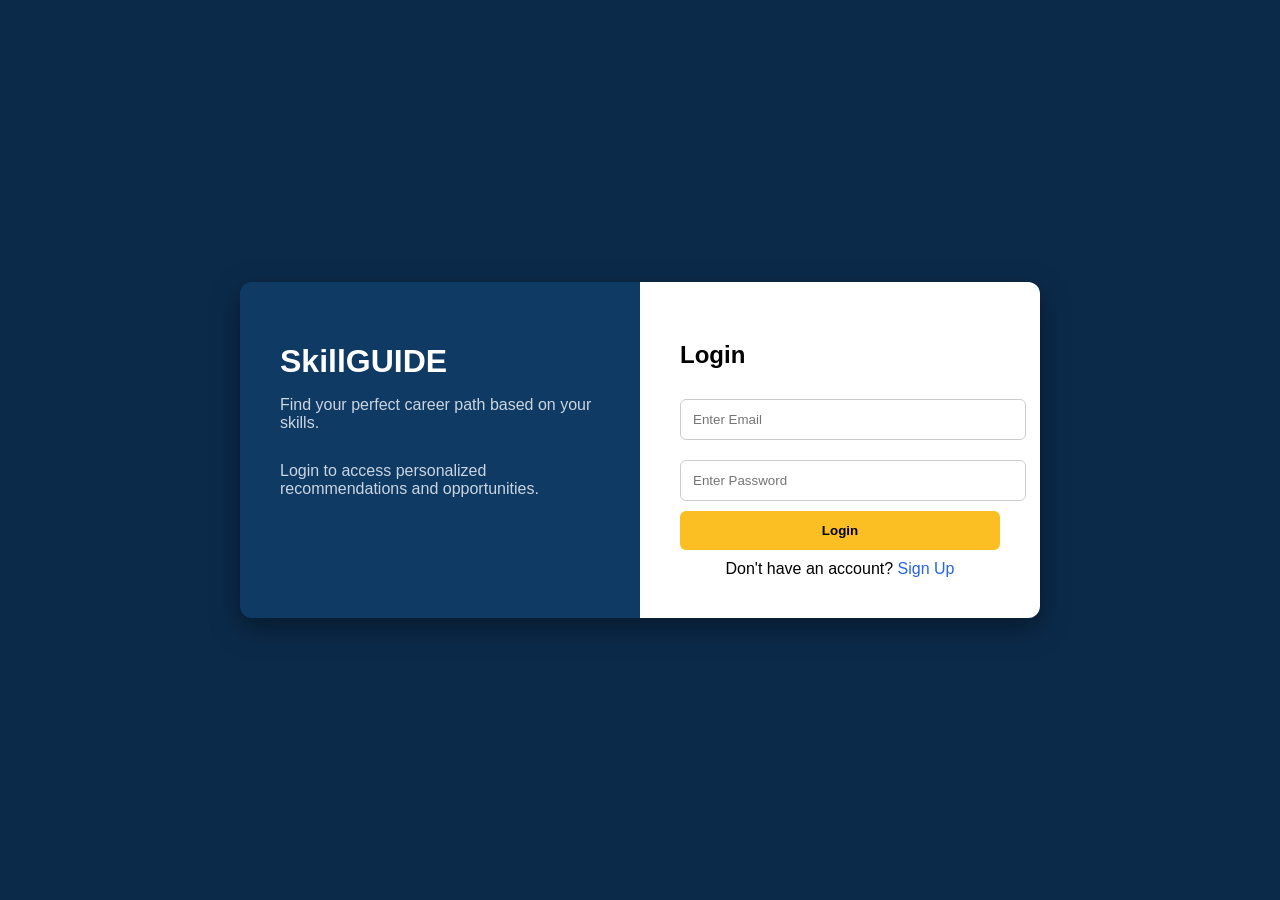
<file: templates/login.html>
<!DOCTYPE html>
<html lang="en">
<head>
<meta charset="UTF-8">
<title>Login - SkillGUIDE</title>
<meta name="viewport" content="width=device-width, initial-scale=1.0">

<style>
body {
    margin: 0;
    font-family: 'Segoe UI', sans-serif;
    background: #0b2a4a;
    display: flex;
    justify-content: center;
    align-items: center;
    height: 100vh;
}

/* Container */
.container {
    display: flex;
    width: 800px;
    background: #0f3a63;
    border-radius: 12px;
    overflow: hidden;
    box-shadow: 0 10px 30px rgba(0,0,0,0.4);
}

/* Left side */
.left {
    flex: 1;
    padding: 40px;
    color: white;
}

.left h1 {
    margin-bottom: 10px;
}

.left p {
    color: #cbd5e1;
}

/* Right side */
.right {
    flex: 1;
    background: white;
    padding: 40px;
}

.right h2 {
    margin-bottom: 20px;
}

/* Inputs */
input {
    width: 100%;
    padding: 12px;
    margin: 10px 0;
    border-radius: 6px;
    border: 1px solid #ccc;
    outline: none;
}

/* Button */
button {
    width: 100%;
    padding: 12px;
    background: #fbbf24;
    border: none;
    border-radius: 6px;
    font-weight: bold;
    cursor: pointer;
    transition: 0.3s;
}

button:hover {
    background: #f59e0b;
}

/* Link */
.link {
    margin-top: 10px;
    text-align: center;
}

.link a {
    color: #2563eb;
    text-decoration: none;
}
</style>

</head>

<body>

<div class="container">

    <!-- LEFT SIDE -->
    <div class="left">
        <h1>SkillGUIDE</h1>
        <p>Find your perfect career path based on your skills.</p>
        <p style="margin-top:30px;">
            Login to access personalized recommendations and opportunities.
        </p>
    </div>

    <!-- RIGHT SIDE -->
    <div class="right">
        <h2>Login</h2>

        <input type="email" id="email" placeholder="Enter Email">
        <input type="password" id="password" placeholder="Enter Password">

<button onclick="window.location.href='/login'">Login</button>
        <div class="link">
            Don't have an account? <a href="/signup">Sign Up</a>
        </div>
    </div>

</div>

<script>
async function login() {
    const email = document.getElementById("email").value;
    const password = document.getElementById("password").value;

    const res = await fetch("/login-user", {
        method: "POST",
        headers: {
            "Content-Type": "application/json"
        },
        body: JSON.stringify({ email, password })
    });

    const data = await res.json();

    alert(data.message);

    // Redirect after login
    if (data.message === "Login successful") {
        window.location.href = "/upload";
    }
}
</script>

</body>
</html>
</file>
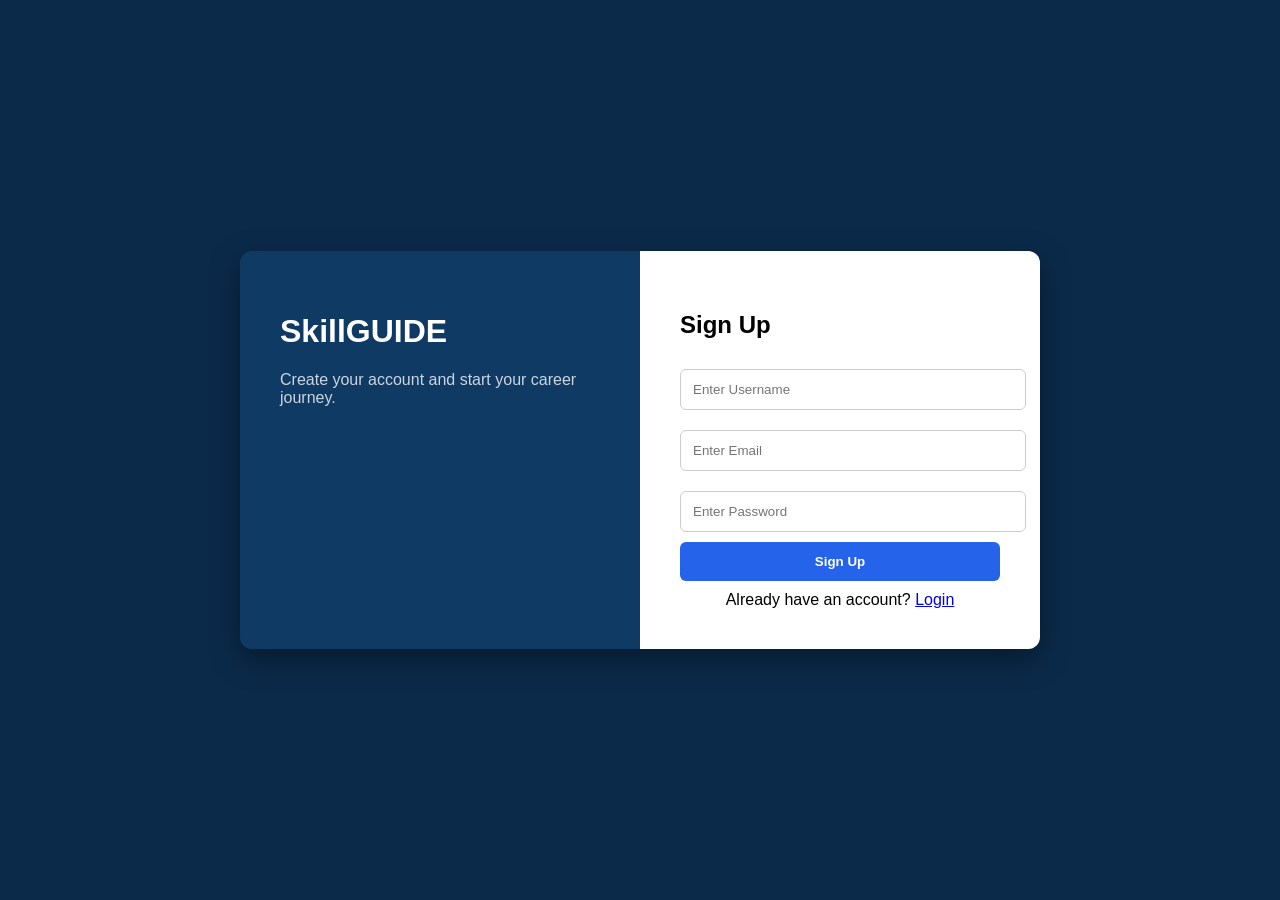
<file: templates/signup.html>
<!DOCTYPE html>
<html lang="en">
<head>
<meta charset="UTF-8">
<title>Sign Up - SkillGUIDE</title>
<meta name="viewport" content="width=device-width, initial-scale=1.0">

<style>
body {
    margin: 0;
    font-family: 'Segoe UI', sans-serif;
    background: #0b2a4a;
    display: flex;
    justify-content: center;
    align-items: center;
    height: 100vh;
}

.container {
    display: flex;
    width: 800px;
    background: #0f3a63;
    border-radius: 12px;
    overflow: hidden;
    box-shadow: 0 10px 30px rgba(0,0,0,0.4);
}

.left {
    flex: 1;
    padding: 40px;
    color: white;
}

.left p {
    color: #cbd5e1;
}

.right {
    flex: 1;
    background: white;
    padding: 40px;
}

input {
    width: 100%;
    padding: 12px;
    margin: 10px 0;
    border-radius: 6px;
    border: 1px solid #ccc;
}

button {
    width: 100%;
    padding: 12px;
    background: #2563eb;
    border: none;
    border-radius: 6px;
    color: white;
    font-weight: bold;
    cursor: pointer;
}

button:hover {
    background: #1d4ed8;
}

.link {
    margin-top: 10px;
    text-align: center;
}
</style>
</head>

<body>

<div class="container">

    <div class="left">
        <h1>SkillGUIDE</h1>
        <p>Create your account and start your career journey.</p>
    </div>

    <div class="right">
        <h2>Sign Up</h2>

        <input type="text" id="username" placeholder="Enter Username">
        <input type="email" id="email" placeholder="Enter Email">
        <input type="password" id="password" placeholder="Enter Password">

        <button onclick="signup()">Sign Up</button>

        <div class="link">
            Already have an account? <a href="/login.html">Login</a>
        </div>
    </div>

</div>

<script>
async function signup() {
    const username = document.getElementById("username").value;
    const email = document.getElementById("email").value;
    const password = document.getElementById("password").value;

    const res = await fetch("/register-user", {
        method: "POST",
        headers: {
            "Content-Type": "application/json"
        },
        body: JSON.stringify({ username, email, password })
    });

    const data = await res.json();
    alert(data.message);

    if (data.message === "Registered successfully") {
        window.location.href = "/login.html";
    }
}
</script>

</body>
</html>
</file>
